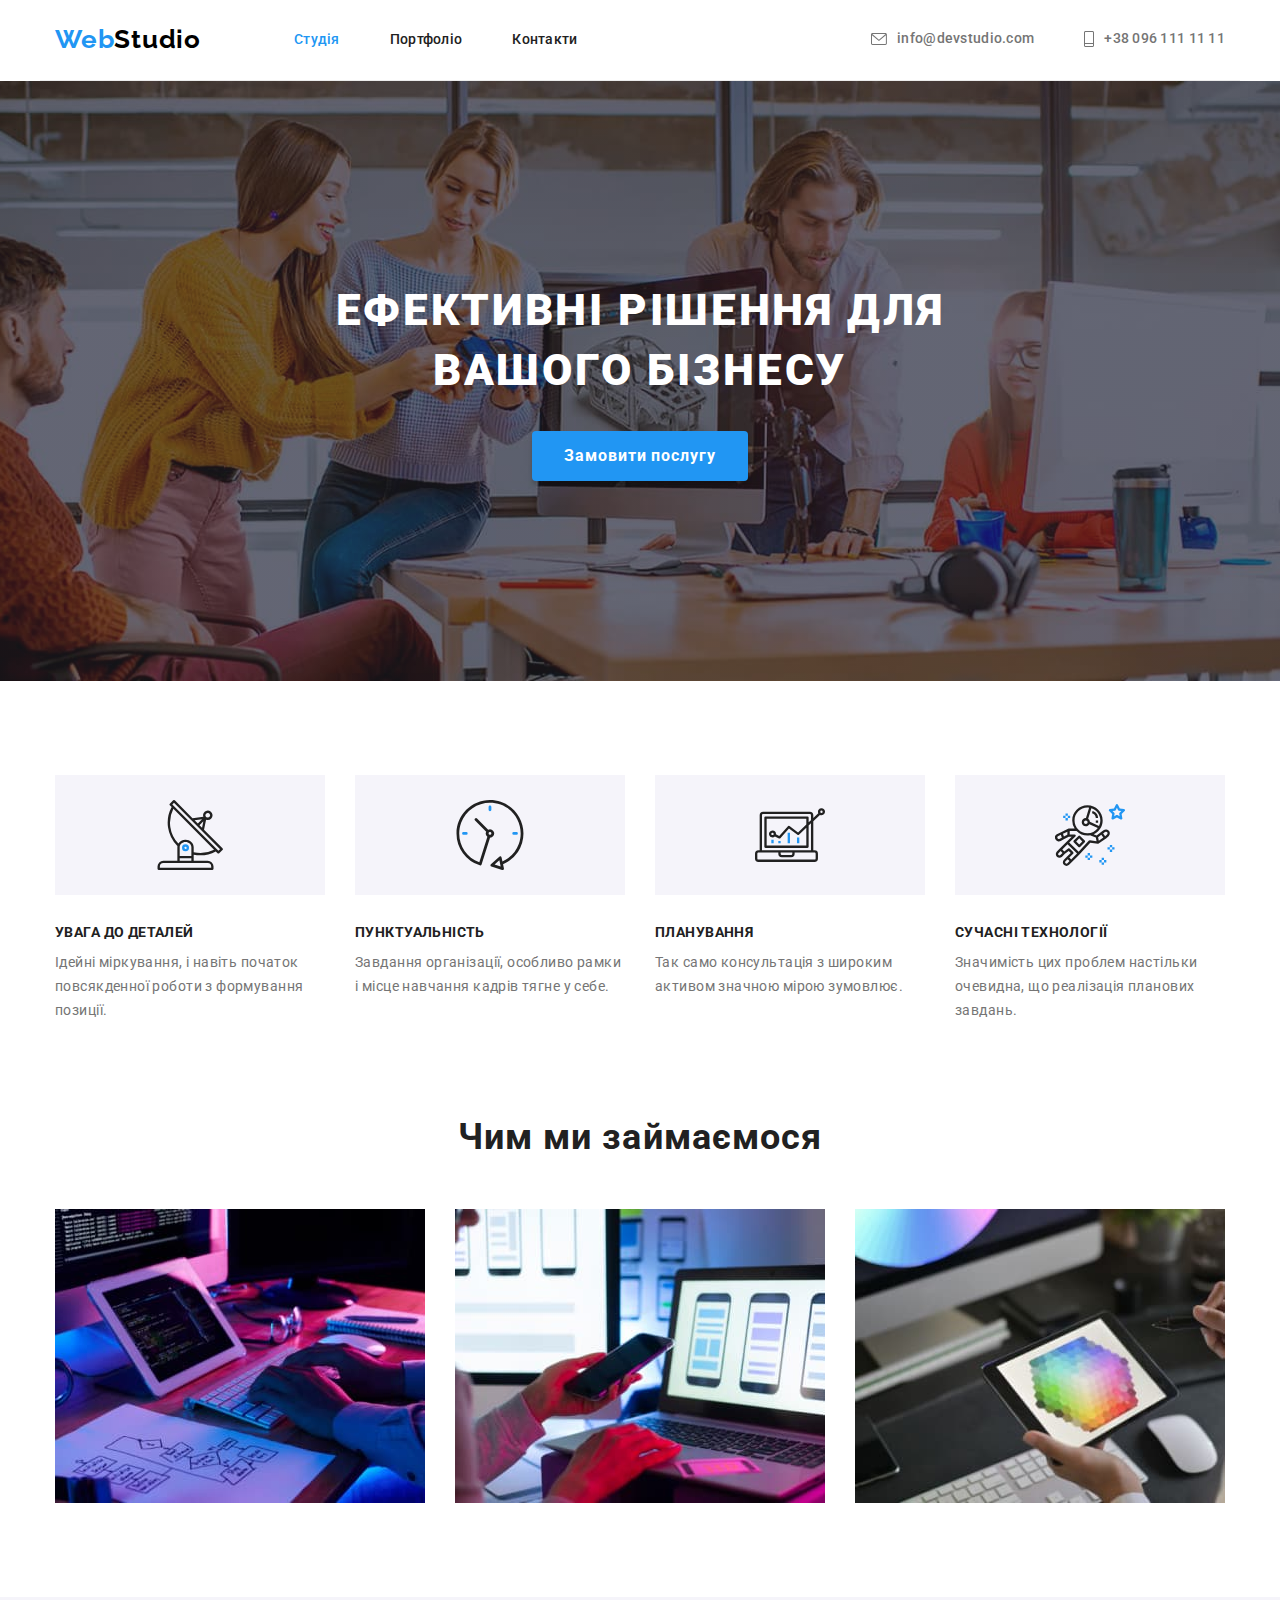
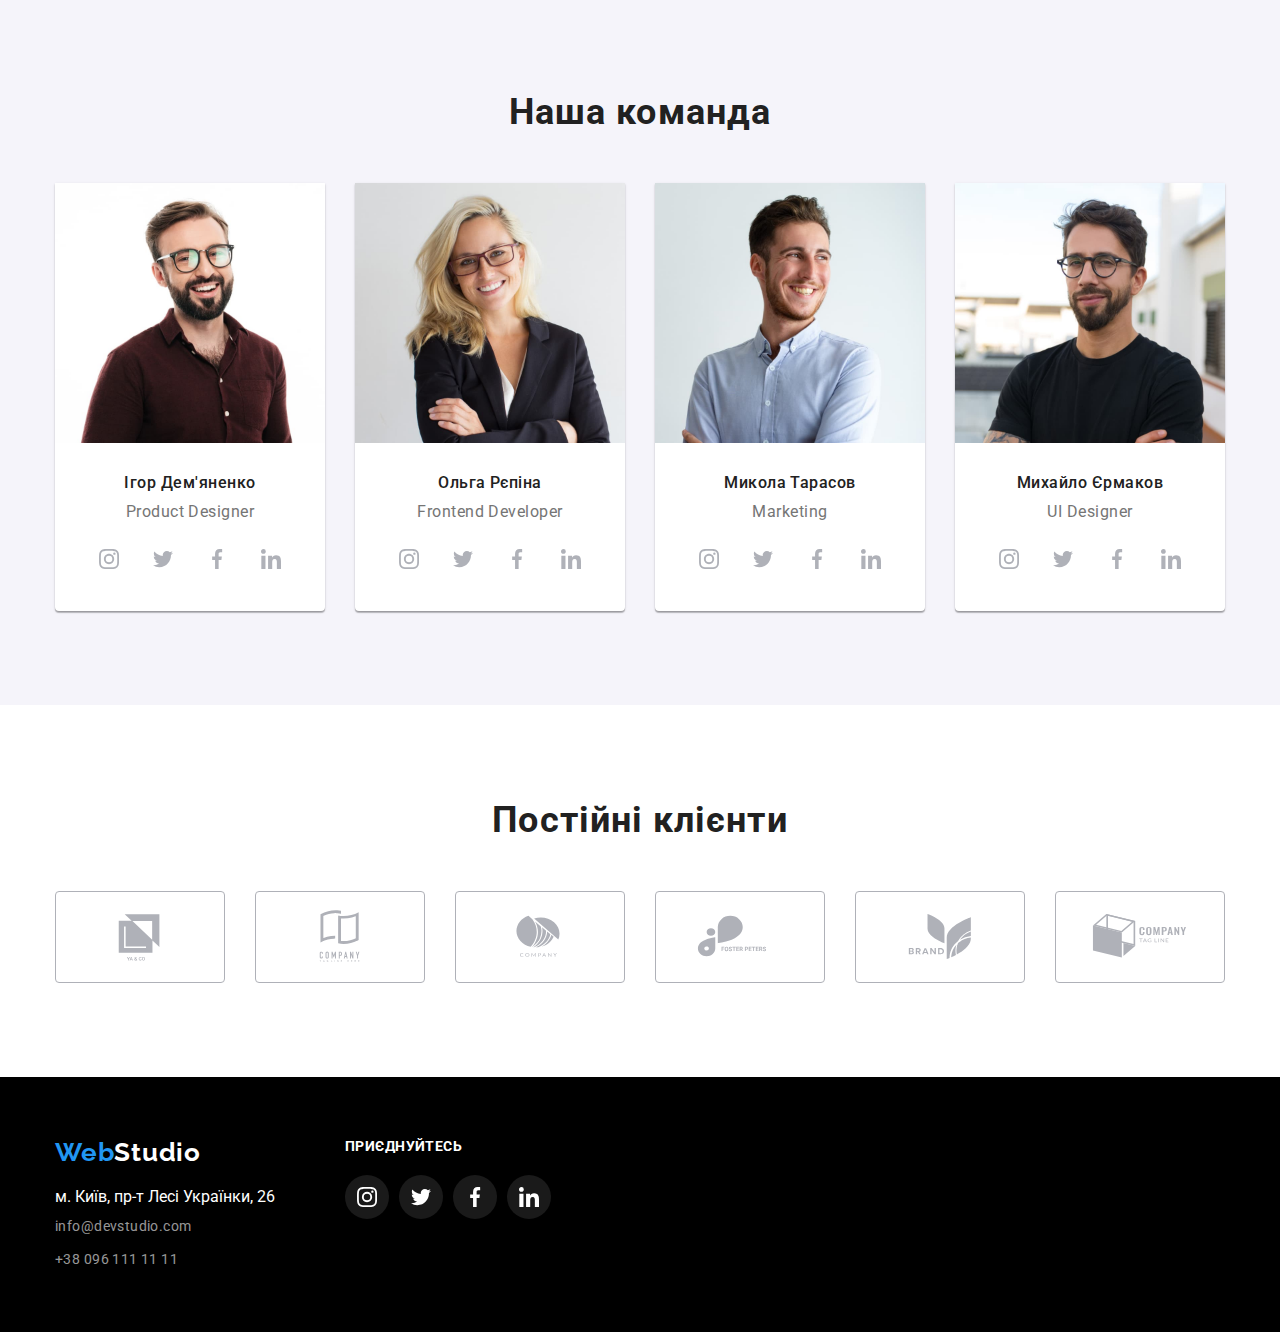
<file: index.html>
<!DOCTYPE html>
<html lang="uk">
  <head>
    <meta charset="UTF-8" />
    <meta http-equiv="X-UA-Compatible" content="IE=edge" />
    <meta name="viewport" content="width=device-width, initial-scale=1.0" />
    <title>Web Studio</title>
    <link
      rel="stylesheet"
      href="https://cdnjs.cloudflare.com/ajax/libs/modern-normalize/1.1.0/modern-normalize.css"
      integrity="sha512-Y0MM+V6ymRKN2zStTqzQ227DWhhp4Mzdo6gnlRnuaNCbc+YN/ZH0sBCLTM4M0oSy9c9VKiCvd4Jk44aCLrNS5Q=="
      crossorigin="anonymous"
      referrerpolicy="no-referrer"
    />
    <link rel="stylesheet" href="./css/styles.css" />
    <link
      href="https://fonts.googleapis.com/css2?family=Raleway:wght@700&family=Roboto:wght@400;500;700;900&display=swap"
      rel="stylesheet"
    />
  </head>
  <body>
    <header class="header-page">
      <div class="container header-container">        
      <nav class="navigation">
        <a href="./index.html" class="logo link">
          <span  class="logo-web">Web</span>Studio
        </a>
        <ul class="list-nav list">
          <li>
            <a class="item-nav current link" href="./index.html">Студія</a>
          </li>
          <li>
            <a class="item-nav link" href="./portfolio.html">Портфоліо</a>
          </li>
          <li><a class="item-nav link" href="">Контакти</a></li>
        </ul>
      </nav>

      <ul class="list-info list">
        <li>
          <a class="item-info link" href="mailto:info@devstudio.com">        
            <svg class="icon-header"  width="16" height="12">
              <use href="./images/icons.svg#icon-envelope"></use>
            </svg>
            info@devstudio.com        
          </a>
        </li>
        <li>
          <a class="item-info link" href="tel:+380961111111">
            <svg class="icon-header"  width="10" height="16">
              <use href="./images/icons.svg#icon-phone"></use>
            </svg>
            +38 096 111 11 11
          </a>
        </li>
      </ul>
      </div>
    </header>

    <main>
      <!-- HERO -->
      <section class="hero">
        <div class="container hero-container">
        <h1 class="hero-title">
          Ефективні рішення для <br />
          вашого бізнесу
        </h1>
        <button class="hero-btn btn" type="button">Замовити послугу</button>
      </div>
      </section>

      <section class="features section">
        <div class="container features-container">
        <h2 class="visually-hidden">Наші особливості</h2>
        <ul class="features-list list">
          <li class="features-item">
            <div class="features-icons">
              <svg width="70" height="70">
                <use href="./images/icons.svg#icon-antenna"></use>
              </svg>  
            </div>
            <h3 class="features-subtitle">УВАГА ДО ДЕТАЛЕЙ</h3>
            <p class="features-text">
              Ідейні міркування, i навіть початок повсякденної роботи з
              формування позиції.
            </p>
          </li>
          <li class="features-item">
            <div class="features-icons">
              <svg width="70" height="70">
                <use href="./images/icons.svg#icon-clock"></use>
              </svg>  
            </div>
            <h3 class="features-subtitle">ПУНКТУАЛЬНІСТЬ</h3>
            <p class="features-text">
              Завдання організації, особливо рамки i місце навчання кадрів тягне
              у себе.
            </p>
          </li>
          <li class="features-item">
            <div class="features-icons">
              <svg width="70" height="70">
                <use href="./images/icons.svg#icon-diagram"></use>
              </svg>  
            </div>
            <h3 class="features-subtitle">ПЛАНУВАННЯ</h3>
            <p class="features-text">
              Так само консультація з широким активом значною мірою зумовлює.
            </p>
          </li>
          <li class="features-item">
            <div class="features-icons">
              <svg width="70" height="70">
                <use href="./images/icons.svg#icon-astronaut"></use>
              </svg>  
            </div>
            <h3 class="features-subtitle">СУЧАСНІ ТЕХНОЛОГІЇ</h3>
            <p class="features-text">
              Значимість цих проблем настільки очевидна, що реалізація планових
              завдань.
            </p>
          </li>
        </ul>
      </div>
      </section>

      <section class="about section">
        <div class="container about-container">
        <h2 class="about-title title">Чим ми займаємося</h2>
         <ul class="about-list list">
          <li>
            <img src="./images/box1.jpg" alt="написання коду" width="370" />
          </li>
          <li>
            <img src="./images/box2.jpg" alt="телефон" width="370" />
          </li>
          <li>
            <img src="./images/box3.jpg" alt="дизайн" width="370" />
          </li>
        </ul>
      </div>
      </section>

      <section class="our section">
        <div class="container our-container">
        <h2 class="our-title title">Наша команда</h2>
        <ul class="our-list list">
          <li class="our-item">
            <img
              src="./images/igor.jpg"
              alt="Учасник команди Ігор"
              width="270"
            />
            <div class="person">
            <h3 class="our-item-name">Ігор Дем'яненко</h3>
            <p class="our-text" lang="en">Product Designer</p>
            <ul class="soc-list">
              <li class="soc-item">
                <a class="soc-link" href="#">
                <svg class="soc-svg" width="20" height="20">
                  <use href="./images/icons.svg#icon-instagram"></use>
                </svg>
              </a>
              </li>
              <li class="soc-item">
                <a class="soc-link" href="#">
                <svg class="soc-svg" width="20" height="20">
                  <use href="./images/icons.svg#icon-twitter"></use>
                </svg>
              </a>
              </li>
              <li class="soc-item">
                <a class="soc-link" href="#">
                <svg class="soc-svg" width="20" height="20">
                  <use href="./images/icons.svg#icon-facebook"></use>
                </svg>
              </a>
              </li>
              <li class="soc-item">
                <a class="soc-link" href="#">
                <svg class="soc-svg" width="20" height="20">
                  <use href="./images/icons.svg#icon-linkedin"></use>
                </svg>
              </a>
              </li>
            </ul>
          </div>
            </li>
  
            <li class="our-item">
              <img
                src="./images/olga.jpg"
                alt="Учасник команди Ольга"
                width="270"
              />
              <div class="person">
              <h3 class="our-item-name">Ольга Рєпіна</h3>
              <p class="our-text" lang="en">Frontend Developer</p>
            <ul class="soc-list">
              <li class="soc-item">
                <a class="soc-link" href="#">
                <svg class="soc-svg" width="20" height="20">
                  <use href="./images/icons.svg#icon-instagram"></use>
                </svg>
              </a>
              </li>
              <li class="soc-item">
                <a class="soc-link" href="#">
                <svg class="soc-svg" width="20" height="20">
                  <use href="./images/icons.svg#icon-twitter"></use>
                </svg>
              </a>
              </li>
              <li class="soc-item">
                <a class="soc-link" href="#">
                <svg class="soc-svg" width="20" height="20">
                  <use href="./images/icons.svg#icon-facebook"></use>
                </svg>
              </a>
              </li>
              <li class="soc-item">
                <a class="soc-link" href="#">
                <svg class="soc-svg" width="20" height="20">
                  <use href="./images/icons.svg#icon-linkedin"></use>
                </svg>
              </a>
              </li>
            </ul>
          </div>
          </li>

          <li class="our-item">
            <img
              src="./images/kolya.jpg"
              alt="Учасник команди Микола"
              width="270"
            />
            <div class="person">
            <h3 class="our-item-name">Микола Тарасов</h3>
            <p class="our-text" lang="en">Marketing</p>
            <ul class="soc-list">
              <li class="soc-item">
                <a class="soc-link" href="#">
                <svg class="soc-svg" width="20" height="20">
                  <use href="./images/icons.svg#icon-instagram"></use>
                </svg>
              </a>
              </li>
              <li class="soc-item">
                <a class="soc-link" href="#">
                <svg class="soc-svg" width="20" height="20">
                  <use href="./images/icons.svg#icon-twitter"></use>
                </svg>
              </a>
              </li>
              <li class="soc-item">
                <a class="soc-link" href="#">
                <svg class="soc-svg" width="20" height="20">
                  <use href="./images/icons.svg#icon-facebook"></use>
                </svg>
              </a>
              </li>
              <li class="soc-item">
                <a class="soc-link" href="#">
                <svg class="soc-svg" width="20" height="20">
                  <use href="./images/icons.svg#icon-linkedin"></use>
                </svg>
              </a>
              </li>
            </ul>
          </div>
          </li>

          <li class="our-item">
            <img
              src="./images/misha.jpg"
              alt="Учасник команди Михайло"
              width="270"
            />
            <div class="person">
            <h3 class="our-item-name">Михайло Єрмаков</h3>
            <p class="our-text" lang="en">UI Designer</p>
            <ul class="soc-list">
              <li class="soc-item">
                <a class="soc-link" href="#">
                <svg class="soc-svg" width="20" height="20">
                  <use href="./images/icons.svg#icon-instagram"></use>
                </svg>
              </a>
              </li>
              <li class="soc-item">
                <a class="soc-link" href="#">
                <svg class="soc-svg" width="20" height="20">
                  <use href="./images/icons.svg#icon-twitter"></use>
                </svg>
              </a>
              </li>
              <li class="soc-item">
                <a class="soc-link" href="#">
                <svg class="soc-svg" width="20" height="20">
                  <use href="./images/icons.svg#icon-facebook"></use>
                </svg>
              </a>
              </li>
              <li class="soc-item">
                <a class="soc-link" href="#">
                <svg class="soc-svg" width="20" height="20">
                  <use href="./images/icons.svg#icon-linkedin"></use>
                </svg>
              </a>
              </li>
            </ul>
          </div>
          
          </li>
        </ul>
      </div>
      </section>
      <section class="section">
        <div class="container">
          <h2 class="title"> Постійні клієнти </h2>
          <ul class="client-list">
            <li class="client-item">
              <a class="client-link" href="#">
                <svg class="client-svg" width="106" height="60">
                  <use href="./images/icons.svg#icon-client1"></use>
                </svg>
              </a>
            </li>
            <li class="client-item">
              <a class="client-link" href="#">
                <svg  class="client-svg" width="106" height="60">
                  <use href="./images/icons.svg#icon-client2"></use>
                </svg>
              </a>
            </li>
            <li class="client-item">
              <a class="client-link" href="#">
                <svg  class="client-svg" width="106" height="60">
                  <use  class="client-svg" href="./images/icons.svg#icon-client3"></use>
                </svg>
              </a>
            </li>
            <li class="client-item">
              <a class="client-link" href="#">
                <svg class="client-svg" width="106" height="60">
                  <use href="./images/icons.svg#icon-client4"></use>
                </svg>
              </a>
            </li>
            <li class="client-item">
              <a class="client-link" href="#">
                <svg class="client-svg"  width="106" height="60">
                  <use href="./images/icons.svg#icon-client5"></use>
                </svg>
              </a>
            </li>
            <li class="client-item">
              <a class="client-link" href="#">
                <svg class="client-svg"  width="106" height="60">
                  <use href="./images/icons.svg#icon-client6"></use>
                </svg>
              </a>
            </li>
          </ul>
        </div>
      </section>
    </main>

    <footer class="footer-page">
      <div class="container footer-container">
        <div class="address-div">
        <div class="all-logo">
      <a href="./index.html" class="logo link">
        <span class="logo-web">Web</span>Studio
      </a>
    </div>
      <address class="footer-address">м. Київ, пр-т Лесі Українки, 26</address>
      
        <ul class="list ">
          <li class="footer-list">
            <a class="item-info mail link" href="mailto:info@devstudio.com">
              info@devstudio.com
            </a>
          </li>
          <li class="footer-list">
            <a class="item-info tel link" href="tel:+380961111111">
              +38 096 111 11 11
            </a>
          </li>
        </ul>
    </div>
      <div class="footer-soc">    
      <span class="footer-title">ПРИЄДНУЙТЕСЬ</span>
      <ul class="footer-soc-list">
        <li class="footer-soc-item">
          <a class="soc-link" href="#">
          <svg class="soc-svg" width="20" height="20">
            <use href="./images/icons.svg#icon-instagram"></use>
          </svg>
        </a>
        </li>
        <li class="footer-soc-item">
          <a class="soc-link" href="#">
          <svg class="soc-svg" width="20" height="20">
            <use href="./images/icons.svg#icon-twitter"></use>
          </svg>
        </a>
        </li>
        <li class="footer-soc-item">
          <a class="soc-link" href="#">
          <svg class="soc-svg" width="20" height="20">
            <use href="./images/icons.svg#icon-facebook"></use>
          </svg>
        </a>
        </li>
        <li class="footer-soc-item">
          <a class="soc-link" href="#">
          <svg class="soc-svg" width="20" height="20">
            <use href="./images/icons.svg#icon-linkedin"></use>
          </svg>
        </a>
        </li>
      </ul>
    </div>
    </div>

    </footer>
  </body>
</html>
</file>
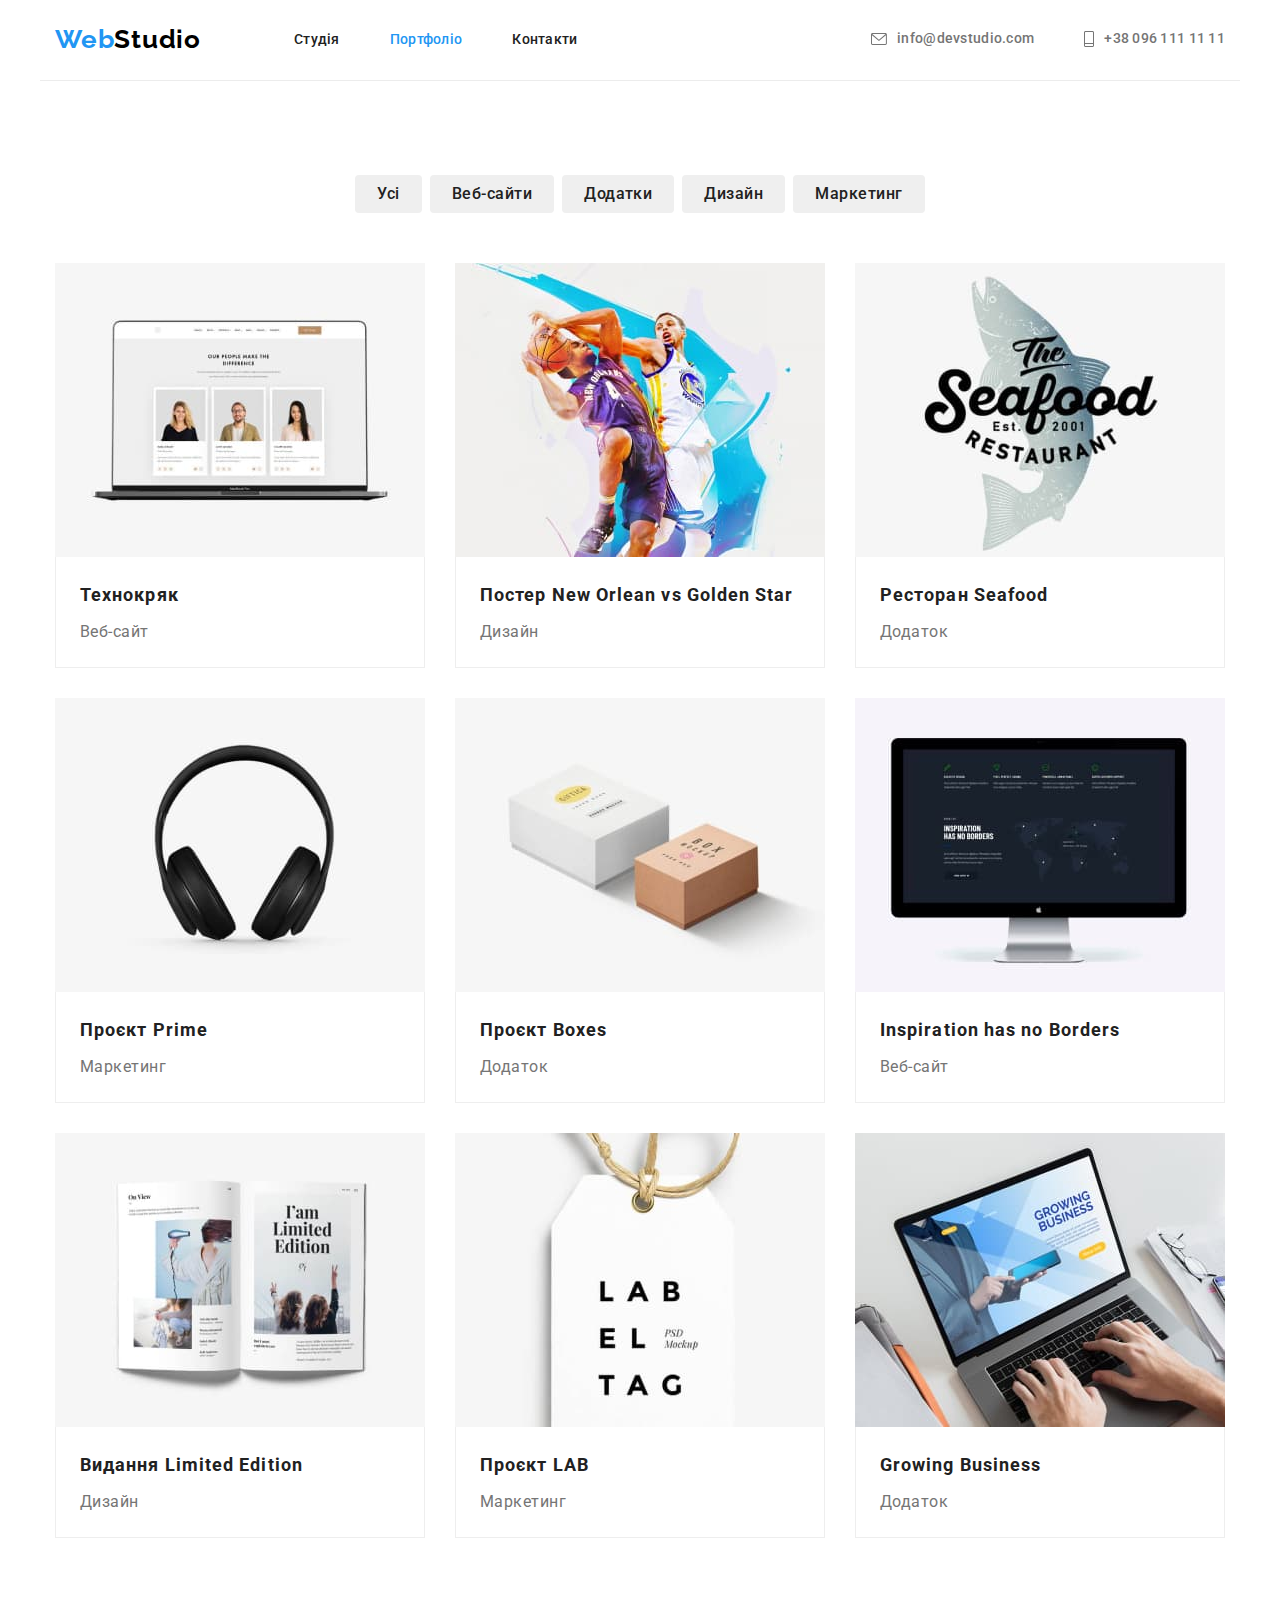
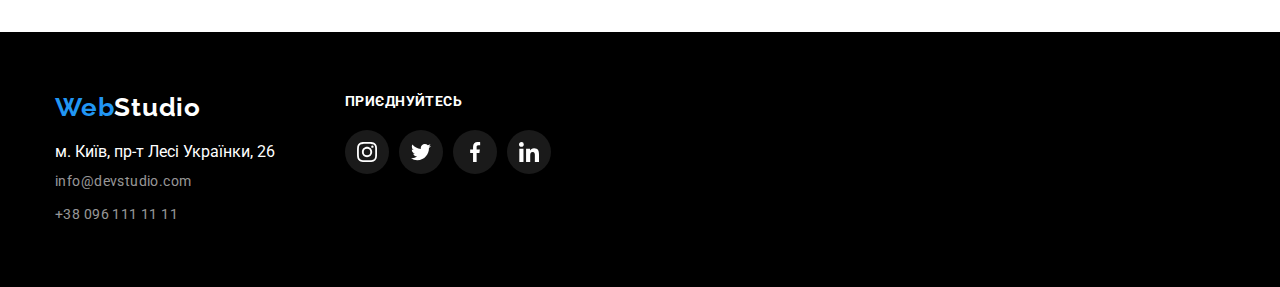
<file: portfolio.html>
<!DOCTYPE html>
<html lang="uk">
  <head>
    <meta charset="UTF-8" />
    <meta http-equiv="X-UA-Compatible" content="IE=edge" />
    <meta name="viewport" content="width=device-width, initial-scale=1.0" />
    <title>Web Studio</title>
    <link
      rel="stylesheet"
      href="https://cdnjs.cloudflare.com/ajax/libs/modern-normalize/1.1.0/modern-normalize.css"
      integrity="sha512-Y0MM+V6ymRKN2zStTqzQ227DWhhp4Mzdo6gnlRnuaNCbc+YN/ZH0sBCLTM4M0oSy9c9VKiCvd4Jk44aCLrNS5Q=="
      crossorigin="anonymous"
      referrerpolicy="no-referrer"
    />
    <link rel="stylesheet" href="./css/styles.css" />
    <link
      href="https://fonts.googleapis.com/css2?family=Raleway:wght@700&family=Roboto:wght@400;500;700;900&display=swap"
      rel="stylesheet"
    />
  </head>
  <body>
    <header class="header-page">
      <div class="container header-container">        
      <nav class="navigation">
        <a href="./index.html" class="logo link">
          <span  class="logo-web">Web</span>Studio
        </a>
        <ul class="list-nav list">
          <li>
            <a class="item-nav  link" href="./index.html">Студія</a>
          </li>
          <li>
            <a class="item-nav current link" href="./portfolio.html">Портфоліо</a>
          </li>
          <li><a class="item-nav link" href="">Контакти</a></li>
        </ul>
      </nav>

      <ul class="list-info list">
        <li>
          <a class="item-info link" href="mailto:info@devstudio.com">        
            <svg class="icon-header"  width="16" height="12">
              <use href="./images/icons.svg#icon-envelope"></use>
            </svg>
            info@devstudio.com        
          </a>
        </li>
        <li>
          <a class="item-info link" href="tel:+380961111111">
            <svg class="icon-header"  width="10" height="16">
              <use href="./images/icons.svg#icon-phone"></use>
            </svg>
            +38 096 111 11 11
          </a>
        </li>
      </ul>
      </div>
    </header>

    <main>
        <section class="section">
          <div class="container">
            <h1 class="visually-hidden"> Портфоліо</h1>
            <ul class="portfolio-items-nav list">
                <li class="portfolio-list"><button class="portfolio-btn btn" type="button">Усі</button></li>
                <li class="portfolio-list"><button class="portfolio-btn btn" type="button">Веб-сайти</button></li>
                <li class="portfolio-list"><button class="portfolio-btn btn" type="button">Додатки</button></li>
                <li class="portfolio-list"><button class="portfolio-btn btn" type="button">Дизайн</button></li>
                <li class="portfolio-list"><button class="portfolio-btn btn" type="button">Маркетинг</button></li>
            </ul>
            <ul class="portfolio-items list">
                <li class="portfolio-item">
                    <a class="link"  href="#"> <img src="./images/site1.jpg" alt="Приклад сайту" width="370" height="294">
                      <div class="example">
                    <h2 class="portfolio-subtitle"> Технокряк </h2>
                    <p class="portfolio-text"> Веб-сайт </p>
                  </div>
                  </a>
                </li>
                <li class="portfolio-item">
                    <a class="link"  href="#"> <img src="./images/design1.jpg" alt="Приклад дизайну" width="370" height="294">
                      <div class="example">
                    <h2 class="portfolio-subtitle"> Постер New Orlean vs Golden Star </h2>
                    <p class="portfolio-text"> Дизайн </p>
                 </div>
                 </a>
                </li>
                <li class="portfolio-item">
                    <a class="link" href="#"> <img src="./images/app1.jpg" alt="Приклад додатку" width="370" height="294">
                      <div class="example">
                    <h2 class="portfolio-subtitle"> Ресторан Seafood </h2>
                    <p class="portfolio-text"> Додаток </p>
                  </div>
                </a>
                </li>
                <li class="portfolio-item">
                    <a class="link" href="#"> <img src="./images/marketing1.jpg" alt="Приклад маркетингу" width="370" height="294">
                      <div class="example">
                      <h2 class="portfolio-subtitle"> Проєкт Prime </h2>
                    <p class="portfolio-text"> Маркетинг </p>
                  </div>
                  </a>
                </li>
                <li class="portfolio-item">
                    <a class="link" href="#"> <img src="./images/app2.jpg" alt="Приклад додатку" width="370" height="294">
                      <div class="example">
                      <h2 class="portfolio-subtitle"> Проєкт Boxes </h2>
                    <p class="portfolio-text"> Додаток </p>
                  </div>
                  </a>
                </li>
                <li class="portfolio-item">
                    <a class="link" href="#"> <img src="./images/site2.jpg" alt="Приклад сайту" width="370" height="294">
                      <div class="example">
                      <h2 class="portfolio-subtitle"> Inspiration has no Borders </h2>
                    <p class="portfolio-text">  Веб-сайт </p>
                  </div>
                  </a>
                </li>
                <li class="portfolio-item">
                    <a class="link" href="#"> <img src="./images/design2.jpg" alt="Приклад дизайну" width="370" height="294">
                      <div class="example">
                      <h2 class="portfolio-subtitle"> Видання Limited Edition </h2>
                    <p class="portfolio-text"> Дизайн </p>
                  </div>
                  </a>
                </li>
                <li class="portfolio-item">
                    <a class="link" href="#"> <img src="./images/marketing2.jpg" alt="Приклад маркетингу" width="370" height="294">
                      <div class="example">
                      <h2 class="portfolio-subtitle"> Проєкт LAB </h2>
                    <p class="portfolio-text"> Маркетинг </p>
                  </div>
                  </a>
                </li>
                <li class="portfolio-item">
                    <a class="link" href="#"> <img src="./images/app3.jpg" alt="Приклад додатку" width="370" height="294">
                      <div class="example">
                      <h2 class="portfolio-subtitle"> Growing Business </h2>
                    <p class="portfolio-text"> Додаток </p>
                  </div>
                  </a>
                </li>
            </ul>
          </div>
        </section>
    </main>

    <footer class="footer-page">
      <div class="container footer-container">
        <div class="address-div">
        <div class="all-logo">
      <a href="./index.html" class="logo link">
        <span class="logo-web">Web</span>Studio
      </a>
    </div>
      <address class="footer-address">м. Київ, пр-т Лесі Українки, 26</address>
        <ul class="list ">
          <li class="footer-list">
            <a class="item-info mail link" href="mailto:info@devstudio.com">
              info@devstudio.com
            </a>
          </li>
          <li class="footer-list">
            <a class="item-info tel link" href="tel:+380961111111">
              +38 096 111 11 11
            </a>
          </li>
        </ul>
    </div>
      <div class="footer-soc">    
      <span class="footer-title">ПРИЄДНУЙТЕСЬ</span>
      <ul class="footer-soc-list">
        <li class="footer-soc-item">
          <a class="soc-link" href="#">
          <svg class="soc-svg" width="20" height="20">
            <use href="./images/icons.svg#icon-instagram"></use>
          </svg>
        </a>
        </li>
        <li class="footer-soc-item">
          <a class="soc-link" href="#">
          <svg class="soc-svg" width="20" height="20">
            <use href="./images/icons.svg#icon-twitter"></use>
          </svg>
        </a>
        </li>
        <li class="footer-soc-item">
          <a class="soc-link" href="#">
          <svg class="soc-svg" width="20" height="20">
            <use href="./images/icons.svg#icon-facebook"></use>
          </svg>
        </a>
        </li>
        <li class="footer-soc-item">
          <a class="soc-link" href="#">
          <svg class="soc-svg" width="20" height="20">
            <use href="./images/icons.svg#icon-linkedin"></use>
          </svg>
        </a>
        </li>
      </ul>
    </div>
    </div>

    </footer> 
  </body>
</html>
</file>
<file: css/styles.css>
:root {

    --primary-background-color: #FFFFFF;
    --hero-background-color: #2F303A;
    --section-backgroud-color: #F5F4FA; 
    --footer-background-color:  #000000;
    --title-text-color: #212121;
    --hero-title-color:  #FFFFFF;
    --subtitle-text-color: #212121;
    --text-color:  #757575;
    --accent-color:  #2196F3;
    --btn-background-color: #2196F3;
    --btn-text-color: #212121;
    --btn-text-color-active:  #FFFFFF;
    --btn-background-active: #188CE8; 
    --logo-text: #000000; 
    --svg-color: #FFFFFF;
    --svg-second-color: #AFB1B8; 
}

body {
    color:var(--title-text-color);
    font-family: Roboto, sans-serif;
    background-color: var(--primary-background-color);
}

h1,
h2,
h3,
h4,
h5,
h6,
p {
  margin: 0;
}

ul {
    list-style: none;
    margin: 0;
    padding: 0;
  }

  img {
    display: block;
  }

.link  {
    text-decoration: none;
}

.list {
    list-style: none;
}

.btn {
    font-family: inherit;
    cursor: pointer;
    border: none;
}

.container {
    width: 1200px;
    padding-left: 15px;
    padding-right: 15px;
    margin: 0 auto;
    /* outline: 2px solid red; */
  }

  .title {
    font-size: 36px;
    line-height: 1.17;
    text-align: center;
    letter-spacing: 0.03em;
    color: var(--title-text-color);
    margin: 0 auto 50px;
   }
  

/* ----------- ШАПКА-----------*/
.header-container {
    display:flex;
    align-items: center;
    border-bottom: 1px solid #ECECEC;
    padding-top: 24px;
    padding-bottom: 25px;
}

.logo {
    font-family: 'Raleway';
    font-weight: 700;
    font-size: 26px;
    line-height: 1.19;
    letter-spacing: 0.03em;
    color: var(--logo-text);
    margin-right: 93px;
}

.logo-web {
    color: var(--accent-color);
}

.navigation {
    margin-right: auto;
    display:flex;
    align-items: center;
}

.list-nav  {
    display: flex;
    gap: 50px;
    margin: 0;
}

.list-info {
    display: flex;
    gap: 50px;
}

.item-nav {
    font-weight: 500;
    font-size: 14px;
    line-height: 1.14;
    letter-spacing: 0.02em;
    color: var(--subtitle-text-color);
    
}

.icon-header {
    margin-right: 10px;
    fill: currentColor;
}

.item-nav:hover,
.item-nav:focus {
    color: var(--accent-color); 
}

.item-nav.current {
    color: var(--accent-color);
} 

.item-info {
    display: flex;
    align-items: center;
    font-weight: 500;
    font-size: 14px;
    line-height: 1.14;
    letter-spacing: 0.02em;
    color: var(--text-color);
}

.item-info:hover,
.item-info:focus {
    color: var(--accent-color);
}

/* ГЕРОЙ */

.hero {
    padding-top: 200px;
    padding-bottom: 200px;
    background-image:
    linear-gradient(rgba(47, 48, 58, 0.4),
     rgba(47, 48, 58, 0.4)), 
    url(../images/background.jpg);
    background-repeat: no-repeat;
    background-position: center;
    background-size: cover;
    max-width: 1600px;
    margin: 0 auto;     
}


.hero-title {
    font-weight: 900;
    font-size: 44px;
    line-height: 1.36;
    text-align: center;
    letter-spacing: 0.06em;
    text-transform: uppercase;
    color: var(--hero-title-color);
    margin-bottom: 30px;

}

.hero-btn {
    font-weight: 700;
    font-size: 16px;
    line-height: 1.88;
    display: flex;
    align-items: center;
    text-align: center;
    letter-spacing: 0.06em;
    color: var(--btn-text-color-active) ;
    background-color: var(--btn-background-color);
    margin: 0 auto;
    min-width: 216px;
    box-shadow: 0px 4px 4px rgba(0, 0, 0, 0.15);
    border-radius: 4px;
    padding: 10px 32px;
  
}

.hero-btn:hover,
.hero-btn:focus {
    color: var(--hero-title-color);
    background: var(--btn-background-active);
}

/* ----------- НАШІ ОСОБЛИВОСТІ-----------*/
.section {
    padding-top: 94px;
    padding-bottom: 94px;
}


.visually-hidden {
    position: absolute;
    width: 1px;
    height: 1px;
    margin: -1px;
    border: 0;
    padding: 0;
    white-space: nowrap;
    clip-path: inset(100%);
    clip: rect(0 0 0 0);
    overflow: hidden;
  }
  
.features.section {
     padding-bottom: 0;
}

.features-list {
    display: flex;
    gap: 30px;
}

.features-subtitle {
    font-size: 14px;
    line-height: 1.14;
    letter-spacing: 0.03em;
    text-transform: uppercase;
    color: var(--subtitle-text-color);
    margin-bottom: 10px;
}

.features-item {
    flex-basis: calc((100% - 90px)/4)
}

.features-text {
    font-size: 14px;
    line-height: 1.71;
    letter-spacing: 0.03em;
    color: var(--text-color);
}

.features-svg {
    display: flex;
    gap: 30px;
}

.features-icons {
    display: flex;
    height: 120px;
    background-color: #F5F4FA;
    gap: 30px;
    align-items: center;
    justify-content: center;
    margin-bottom: 30px;
}



/* ----------- ЧИМ МИ ЗАЙМАЄМОСЬ-----------*/
.about-container {
    display: flex;
    flex-wrap: wrap;
    padding-top: 0 auto;
}

.about-list {
    display: flex;
    gap: 30px;
}


/* ----------- НАША КОМАНДА-----------*/
.our-container {
    display: flex;
    flex-wrap: wrap;   
}

.person {
    padding-top: 30px ;
    padding-bottom: 30px;
}

.our {
   background-color: var(--section-backgroud-color); 
}

.our-list .our-item {
    background-color: var(--primary-background-color);
}
 
.our-list {
    display: flex;
    gap: 30px;
}

 .our-item {
    box-shadow: 0px 1px 3px rgba(0, 0, 0, 0.12), 0px 1px 1px rgba(0, 0, 0, 0.14), 0px 2px 1px rgba(0, 0, 0, 0.2);
    border-radius: 0px 0px 4px 4px;
 }


.our-item-name {
    font-weight: 500;
    font-size: 16px;
    line-height: 1.19;
    text-align: center;
    letter-spacing: 0.03em;
    color: var(--subtitle-text-color);
    margin-bottom: 10px;
}

.our-text {
    font-size: 16px;
    line-height: 1.19;
    text-align: center;
    letter-spacing: 0.03em;
    color: var(--text-color);
}

.soc-svg {
    fill: var(--svg-second-color);
}

.soc-item {
    width: 44px;
    height: 44px;  
}

.soc-list {
    display: flex; 
    justify-content: center;
    gap: 10px;
    margin-top: 16px; 
 }

.soc-link {
    width: 100%;
    height: 100%;
    display: flex;
    border-radius: 24px;
    align-items: center;
    justify-content: center;
    
}

.soc-svg:hover,
.soc-svg:focus {
    fill: var(--svg-color);
}

.soc-link:hover,
.soc-link:focus {
    background-color: var(--accent-color);
}

.soc-link:hover .soc-svg {
    fill: var(--svg-color); 
}

.soc-link:focus .soc-svg {
    fill: var(--svg-color); 
}


/* ------НАШІ КЛІЄНТИ------- */

.client-list {
    display: flex;
    align-items: center;
    justify-content: center;
    gap: 30px;
}

.client-svg {
    fill: var(--svg-second-color);
}

.client-svg:hover {
    fill: var(--accent-color);
}

.client-link {
    height: 92px;
    border: 1px solid #AFB1B8;
    border-radius: 4px;
    display: flex;
    align-items: center;
    justify-content: center;
}
.client-item {
    flex-basis: calc((100% - 150px)/6)
}

.client-link:hover .client-svg {
    fill: var(--accent-color);
}
.client-link:focus .client-svg {
    fill: var(--accent-color);
}

.client-link:hover,
.client-link:focus {
    border: 1px solid #2196F3; 
}

/* -----------ПІДВАЛ-----------*/
.footer-container {
    display: flex;
    gap: 70px;
} 

.footer-page {
    background-color: var(--footer-background-color);
    color: var(--hero-title-color);
    padding-top: 60px;
    padding-bottom: 60px;
}
.footer-page .item-info {
    font-weight: 400;
    font-size: 14px;
    line-height: 1.71;
    letter-spacing: 0.03em;
}

.footer-page .logo {
    color: var(--hero-title-color);
}

.all-logo {
    margin-bottom: 20px;
}
.footer-page  .logo  {
    margin-right: 0;
}
 .mail, .tel {
    color: rgba(255, 255, 255, 0.6);
}
.footer-list:not(:last-child) {
    margin-bottom: 9px;
}

.footer-address {
	font-style: inherit;
    margin-bottom: 9px;
}


/* -----FOOTER SOCIAL LINK-------- */

.footer-title {
    font-weight: 700;
    font-size: 14px;
    line-height: 16px;
    letter-spacing: 0.03em;
    color: #FFFFFF;
}

.footer-soc-item {
    width: 44px;
    height: 44px;  
    background: rgba(255, 255, 255, 0.1);
    border-radius: 24px;
}
.soc-link {
    width: 100%;
    height: 100%;
}

.footer-soc {
    width: 206px;
    height: 80px;
    display: block;
    align-items: baseline;
    box-sizing: border-box;
   
}
 .footer-soc-list {
    display: flex;
    gap: 10px;
    margin-top: 20px;
 }

 .footer-soc-item .soc-svg {
    fill: #FFFFFF;
 }


/* -----------ПОРТФОЛІО----------- */

.portfolio-items-nav {
    display: flex;
    margin-bottom: 50px;
    gap: 8px;
    justify-content: center;
}

.portfolio-items {
    display: flex;
    gap: 30px;
    flex-wrap: wrap;
}
.portfolio-item {
    flex-basis: calc((100% - 60px)/3);
    /* border-bottom: 1px solid #EEEEEE; */
    text-decoration: none;
}

.portfolio-btn {
    /* min-width: 125px; */
    font-weight: 500;
    font-size: 16px;
    line-height: 1.62;
    text-align: center;
    letter-spacing: 0.03em;
    color: var(--title-text-color);
    border-radius: 4px;
    padding: 6px 22px;
}

.portfolio-btn:hover,
.portfolio-btn:focus {
    color: var(--btn-text-color-active);
    background-color: var(--accent-color);
    box-shadow: 0px 3px 1px rgba(0, 0, 0, 0.1), 
    0px 1px 2px rgba(0, 0, 0, 0.08), 
    0px 2px 2px rgba(0, 0, 0, 0.12);
}

.portfolio-item .link {
    display:block;
}


.portfolio-item .link:hover,
.portfolio-item .link:focus {
    box-shadow: 0px 1px 1px rgba(0, 0, 0, 0.12), 
    0px 4px 4px rgba(0, 0, 0, 0.06), 
    1px 4px 6px rgba(0, 0, 0, 0.16);
}

.portfolio-subtitle {
    font-size: 18px;
    line-height: 2;
    letter-spacing: 0.06em;
    color: var(--subtitle-text-color);
    margin-bottom: 4px;
}

.portfolio-text {
    font-size: 16px;
    line-height: 1.88;
    letter-spacing: 0.03em;
    color: var(--text-color);
}

.example {
    padding: 20px 24px;
    border: 1px  solid #EEEEEE;
    border-top: 0;
}
</file>
